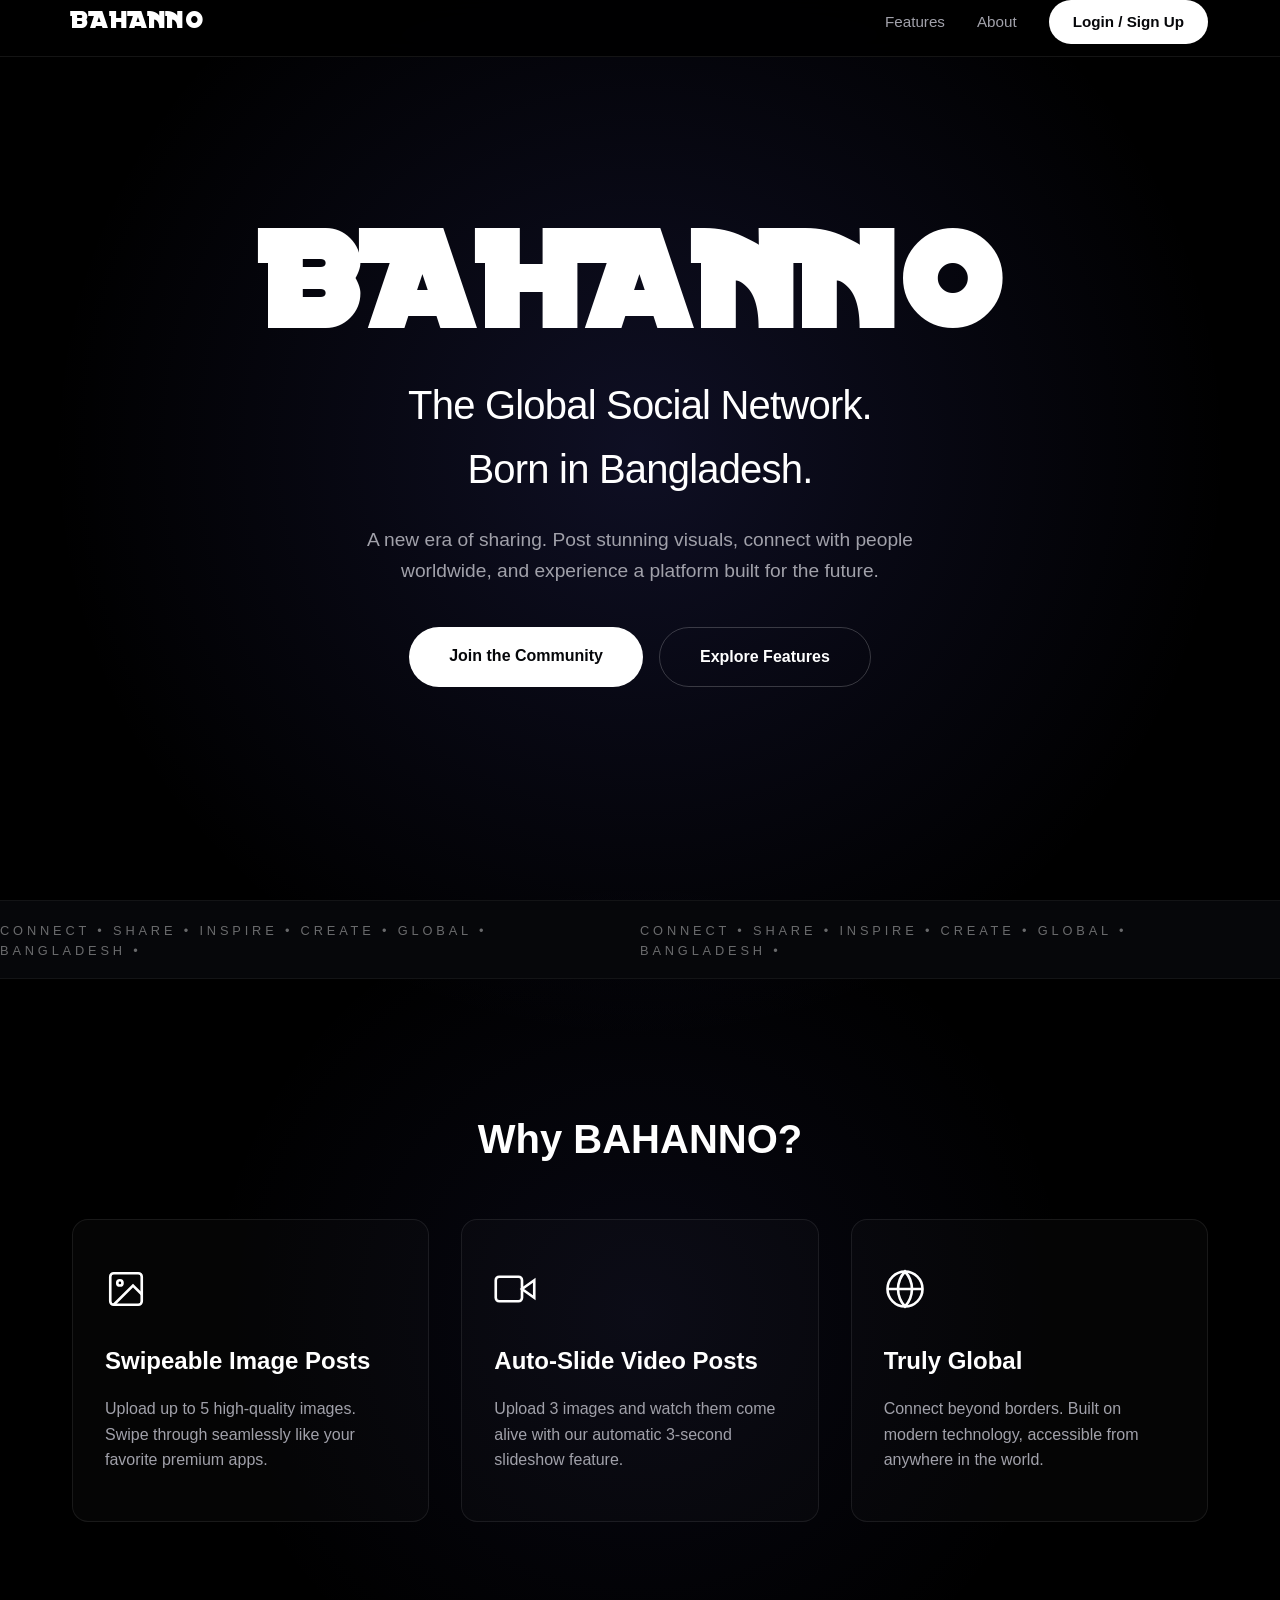
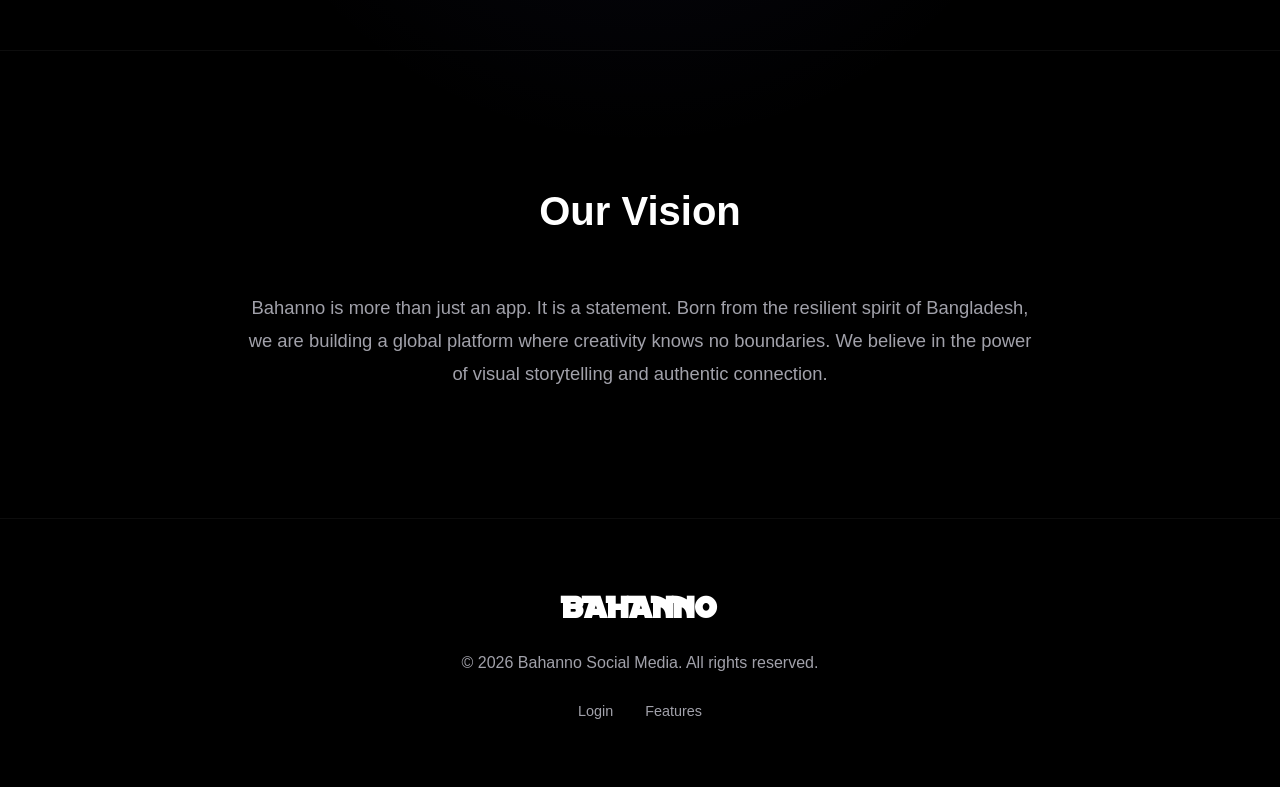
<file: index.html>
<!DOCTYPE html>
<html lang="en">
<head>
    <meta charset="UTF-8">
    <meta name="viewport" content="width=device-width, initial-scale=1.0">
    <title>BAHANNO — The Global Social Network</title>
    <meta name="description" content="Bahanno is a global social network born in Bangladesh. Share images, auto-slide video posts, and connect with the world.">
    <link href="https://api.fontshare.com/v2/css?f[]=clash-display@400,500,600,700&display=swap" rel="stylesheet">
    <link rel="stylesheet" href="style.css">
    <link rel="icon" href="favicon.svg" type="image/svg+xml">

    <link rel="manifest" href="manifest.json">
    <meta name="theme-color" content="#0A0B10">
    <meta name="apple-mobile-web-app-capable" content="yes">
    <meta name="apple-mobile-web-app-status-bar-style" content="black-translucent">
    <meta name="apple-mobile-web-app-title" content="BAHANNO">
    
    <script>
        if ('serviceWorker' in navigator) {
            window.addEventListener('load', () => {
                navigator.serviceWorker.register('./sw.js')
                .then(reg => console.log('SW registered!'))
                .catch(err => console.log('SW registration failed', err));
            });
        }
    </script>

</head>
<body>

    <!-- Navbar -->
    <nav class="navbar">
        <div class="nav-container">
            <a href="index.html" class="nav-logo">BAHANNO</a>
            <div class="nav-links">
                <a href="#features">Features</a>
                <a href="#about">About</a>
                <a href="login.html" class="nav-btn">Login / Sign Up</a>
            </div>
        </div>
    </nav>

    <!-- Hero Section -->
    <header class="hero">
        <div class="hero-content">
            <h1 class="brand-name">BAHANNO</h1>
            <h2 class="headline">The Global Social Network.<br>Born in Bangladesh.</h2>
            <p class="hero-subtext">A new era of sharing. Post stunning visuals, connect with people worldwide, and experience a platform built for the future.</p>
            <div class="hero-buttons">
                <a href="login.html" class="primary-btn">Join the Community</a>
                <a href="#features" class="secondary-btn">Explore Features</a>
            </div>
        </div>
    </header>

    <!-- Marquee -->
    <div class="marquee-container">
        <div class="marquee-track">
            <span>CONNECT • SHARE • INSPIRE • CREATE • GLOBAL • BANGLADESH • </span>
            <span>CONNECT • SHARE • INSPIRE • CREATE • GLOBAL • BANGLADESH • </span>
        </div>
    </div>

    <!-- Features Section -->
    <section class="features" id="features">
        <div class="container">
            <h2 class="section-title">Why BAHANNO?</h2>
            <div class="grid-3">
                
                <div class="feature-card">
                    <div class="icon-wrapper">
                        <svg viewBox="0 0 24 24" fill="none" stroke="currentColor" stroke-width="1.5"><rect x="3" y="3" width="18" height="18" rx="2" ry="2"/><circle cx="8.5" cy="8.5" r="1.5"/><polyline points="21 15 16 10 5 21"/></svg>
                    </div>
                    <h3>Swipeable Image Posts</h3>
                    <p>Upload up to 5 high-quality images. Swipe through seamlessly like your favorite premium apps.</p>
                </div>

                <div class="feature-card">
                    <div class="icon-wrapper">
                        <svg viewBox="0 0 24 24" fill="none" stroke="currentColor" stroke-width="1.5"><polygon points="23 7 16 12 23 17 23 7"/><rect x="1" y="5" width="15" height="14" rx="2" ry="2"/></svg>
                    </div>
                    <h3>Auto-Slide Video Posts</h3>
                    <p>Upload 3 images and watch them come alive with our automatic 3-second slideshow feature.</p>
                </div>

                <div class="feature-card">
                    <div class="icon-wrapper">
                        <svg viewBox="0 0 24 24" fill="none" stroke="currentColor" stroke-width="1.5"><circle cx="12" cy="12" r="10"/><line x1="2" y1="12" x2="22" y2="12"/><path d="M12 2a15.3 15.3 0 0 1 4 10 15.3 15.3 0 0 1-4 10 15.3 15.3 0 0 1-4-10 15.3 15.3 0 0 1 4-10z"/></svg>
                    </div>
                    <h3>Truly Global</h3>
                    <p>Connect beyond borders. Built on modern technology, accessible from anywhere in the world.</p>
                </div>

            </div>
        </div>
    </section>

    <!-- About Section -->
    <section class="about" id="about">
        <div class="container">
            <h2 class="section-title">Our Vision</h2>
            <p class="about-text">
                Bahanno is more than just an app. It is a statement. Born from the resilient spirit of Bangladesh, we are building a global platform where creativity knows no boundaries. We believe in the power of visual storytelling and authentic connection.
            </p>
        </div>
    </section>

    <!-- Footer -->
    <footer>
        <div class="footer-content">
            <h2 class="footer-logo">BAHANNO</h2>
            <p>&copy; 2026 Bahanno Social Media. All rights reserved.</p>
            <div class="footer-links">
                <a href="login.html">Login</a>
                <a href="#features">Features</a>
            </div>
        </div>
    </footer>

    <script src="script.js"></script>
</body>
</html>
</file>
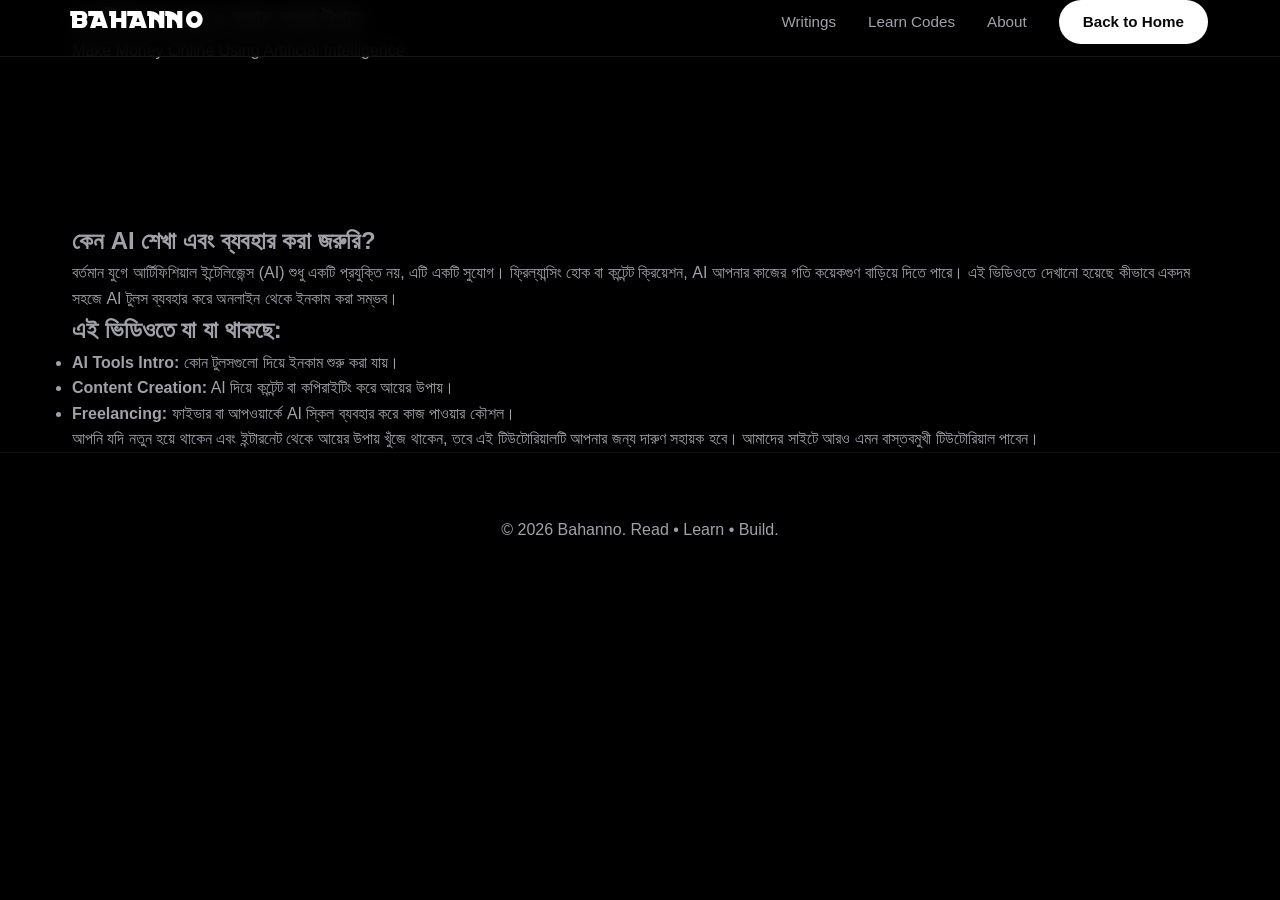
<file: ai-income.html>
<!DOCTYPE html>
<html lang="bn">
<head>
    <meta charset="UTF-8">
    <meta name="viewport" content="width=device-width, initial-scale=1.0">
    <title>AI দিয়ে Income করার সহজ উপায় | BAHANNO EdTech</title>
    <meta name="description" content="AI টুলস ব্যবহার করে ফ্রিল্যান্সিং এবং ইনকাম করার সহজ উপায়। Learn how to make money online using AI tools like ChatGPT. A complete Bangla guide.">
    <link href="https://api.fontshare.com/v2/css?f[]=clash-display@400,500,600,700&display=swap" rel="stylesheet">
    <link rel="stylesheet" href="style.css">
    <link rel="icon" href="favicon.svg" type="image/svg+xml">

    <link rel="manifest" href="manifest.json">
    <meta name="theme-color" content="#0A0B10">
    <meta name="apple-mobile-web-app-capable" content="yes">
    <meta name="apple-mobile-web-app-status-bar-style" content="black-translucent">
    <meta name="apple-mobile-web-app-title" content="BAHANNO">
    
    <script>
        if ('serviceWorker' in navigator) {
            window.addEventListener('load', () => {
                navigator.serviceWorker.register('./sw.js')
                .then(reg => console.log('SW registered!'))
                .catch(err => console.log('SW registration failed', err));
            });
        }
    </script>

</head>
<body>

    <nav class="navbar">
        <div class="nav-container">
            <a href="index.html" class="nav-logo">BAHANNO</a>
            <div class="nav-links">
                <a href="index.html#writings">Writings</a>
                <a href="index.html#codes">Learn Codes</a>
                <a href="index.html#about">About</a>
                <a href="index.html" class="nav-btn">Back to Home</a>
            </div>
        </div>
    </nav>

    <section class="tutorial-hero">
        <div class="container">
            <h1 class="tutorial-title">AI দিয়ে Income করার সহজ উপায়</h1>
            <p class="tutorial-subtitle">Make Money Online Using Artificial Intelligence</p>
            
            <div class="video-container">
                <!-- AI Income Video Embed -->
                <iframe 
                    src="https://www.youtube.com/embed/qOEmfNLzgrk" 
                    title="AI দিয়ে Income করার সহজ উপায়" 
                    frameborder="0" 
                    allow="accelerometer; autoplay; clipboard-write; encrypted-media; gyroscope; picture-in-picture" 
                    allowfullscreen>
                </iframe>
            </div>
        </div>
    </section>

    <section class="tutorial-content">
        <div class="container">
            <h2>কেন AI শেখা এবং ব্যবহার করা জরুরি?</h2>
            <p>বর্তমান যুগে আর্টিফিশিয়াল ইন্টেলিজেন্স (AI) শুধু একটি প্রযুক্তি নয়, এটি একটি সুযোগ। ফ্রিল্যান্সিং হোক বা কন্টেন্ট ক্রিয়েশন, AI আপনার কাজের গতি কয়েকগুণ বাড়িয়ে দিতে পারে। এই ভিডিওতে দেখানো হয়েছে কীভাবে একদম সহজে AI টুলস ব্যবহার করে অনলাইন থেকে ইনকাম করা সম্ভব।</p>
            
            <h2>এই ভিডিওতে যা যা থাকছে:</h2>
            <ul>
                <li><strong>AI Tools Intro:</strong> কোন টুলসগুলো দিয়ে ইনকাম শুরু করা যায়।</li>
                <li><strong>Content Creation:</strong> AI দিয়ে কন্টেন্ট বা কপিরাইটিং করে আয়ের উপায়।</li>
                <li><strong>Freelancing:</strong> ফাইভার বা আপওয়ার্কে AI স্কিল ব্যবহার করে কাজ পাওয়ার কৌশল।</li>
            </ul>

            <p>আপনি যদি নতুন হয়ে থাকেন এবং ইন্টারনেট থেকে আয়ের উপায় খুঁজে থাকেন, তবে এই টিউটোরিয়ালটি আপনার জন্য দারুণ সহায়ক হবে। আমাদের সাইটে আরও এমন বাস্তবমুখী টিউটোরিয়াল পাবেন।</p>
        </div>
    </section>

    <footer>
        <div class="footer-content">
            <p>&copy; 2026 Bahanno. Read • Learn • Build.</p>
        </div>
    </footer>

</body>
</html>
</file>
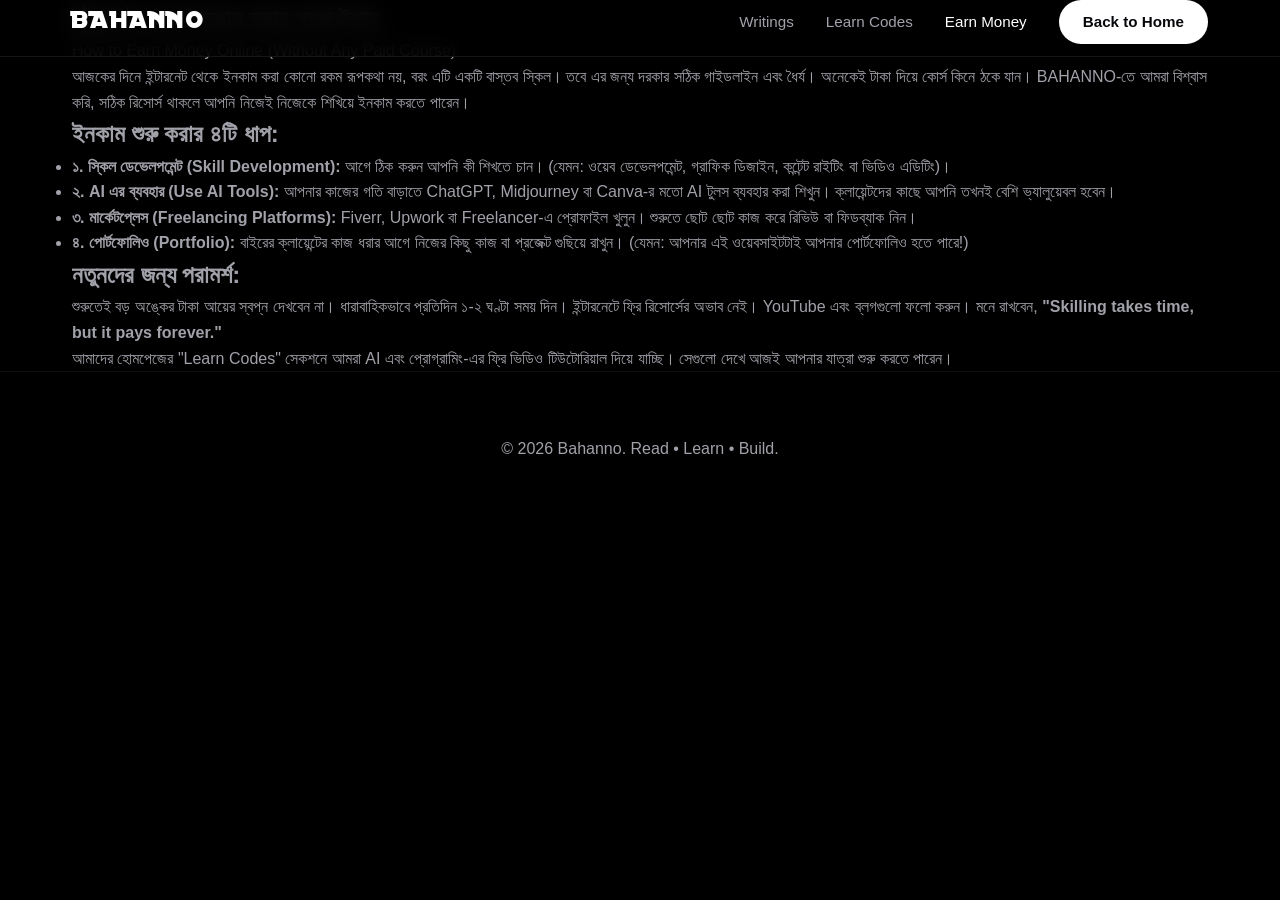
<file: earn-money.html>
<!DOCTYPE html>
<html lang="bn">
<head>
    <meta charset="UTF-8">
    <meta name="viewport" content="width=device-width, initial-scale=1.0">
    <title>How to Earn Money Online | BAHANNO Guides</title>
    <meta name="description" content="Learn the easiest ways to earn money online in Bangladesh. Freelancing, AI tools, and digital skills guide without any paid courses.">
    <link href="https://api.fontshare.com/v2/css?f[]=clash-display@400,500,600,700&display=swap" rel="stylesheet">
    <link rel="stylesheet" href="style.css">
    <link rel="icon" href="favicon.svg" type="image/svg+xml">

    <link rel="manifest" href="manifest.json">
    <meta name="theme-color" content="#0A0B10">
    <meta name="apple-mobile-web-app-capable" content="yes">
    <meta name="apple-mobile-web-app-status-bar-style" content="black-translucent">
    <meta name="apple-mobile-web-app-title" content="BAHANNO">
    
    <script>
        if ('serviceWorker' in navigator) {
            window.addEventListener('load', () => {
                navigator.serviceWorker.register('./sw.js')
                .then(reg => console.log('SW registered!'))
                .catch(err => console.log('SW registration failed', err));
            });
        }
    </script>

</head>
<body>

    <nav class="navbar">
        <div class="nav-container">
            <a href="index.html" class="nav-logo">BAHANNO</a>
            <div class="nav-links">
                <a href="index.html#writings">Writings</a>
                <a href="index.html#codes">Learn Codes</a>
                <a href="earn-money.html" style="color: var(--text-main);">Earn Money</a>
                <a href="index.html" class="nav-btn">Back to Home</a>
            </div>
        </div>
    </nav>

    <section class="tutorial-hero">
        <div class="container">
            <h1 class="tutorial-title">ইন্টারনেট থেকে ইনকাম করার সহজ উপায়</h1>
            <p class="tutorial-subtitle">How to Earn Money Online (Without Any Paid Course)</p>
        </div>
    </section>

    <section class="tutorial-content">
        <div class="container">
            <p>আজকের দিনে ইন্টারনেট থেকে ইনকাম করা কোনো রকম রূপকথা নয়, বরং এটি একটি বাস্তব স্কিল। তবে এর জন্য দরকার সঠিক গাইডলাইন এবং ধৈর্য। অনেকেই টাকা দিয়ে কোর্স কিনে ঠকে যান। BAHANNO-তে আমরা বিশ্বাস করি, সঠিক রিসোর্স থাকলে আপনি নিজেই নিজেকে শিখিয়ে ইনকাম করতে পারেন।</p>
            
            <h2>ইনকাম শুরু করার ৪টি ধাপ:</h2>
            <ul>
                <li><strong>১. স্কিল ডেভেলপমেন্ট (Skill Development):</strong> আগে ঠিক করুন আপনি কী শিখতে চান। (যেমন: ওয়েব ডেভেলপমেন্ট, গ্রাফিক ডিজাইন, কন্টেন্ট রাইটিং বা ভিডিও এডিটিং)।</li>
                <li><strong>২. AI এর ব্যবহার (Use AI Tools):</strong> আপনার কাজের গতি বাড়াতে ChatGPT, Midjourney বা Canva-র মতো AI টুলস ব্যবহার করা শিখুন। ক্লায়েন্টদের কাছে আপনি তখনই বেশি ভ্যালুয়েবল হবেন।</li>
                <li><strong>৩. মার্কেটপ্লেস (Freelancing Platforms):</strong> Fiverr, Upwork বা Freelancer-এ প্রোফাইল খুলুন। শুরুতে ছোট ছোট কাজ করে রিভিউ বা ফিডব্যাক নিন।</li>
                <li><strong>৪. পোর্টফোলিও (Portfolio):</strong> বাইরের ক্লায়েন্টের কাজ ধরার আগে নিজের কিছু কাজ বা প্রজেক্ট গুছিয়ে রাখুন। (যেমন: আপনার এই ওয়েবসাইটটাই আপনার পোর্টফোলিও হতে পারে!)</li>
            </ul>

            <h2>নতুনদের জন্য পরামর্শ:</h2>
            <p>শুরুতেই বড় অঙ্কের টাকা আয়ের স্বপ্ন দেখবেন না। ধারাবাহিকভাবে প্রতিদিন ১-২ ঘণ্টা সময় দিন। ইন্টারনেটে ফ্রি রিসোর্সের অভাব নেই। YouTube এবং ব্লগগুলো ফলো করুন। মনে রাখবেন, <strong>"Skilling takes time, but it pays forever."</strong></p>
            
            <p>আমাদের হোমপেজের "Learn Codes" সেকশনে আমরা AI এবং প্রোগ্রামিং-এর ফ্রি ভিডিও টিউটোরিয়াল দিয়ে যাচ্ছি। সেগুলো দেখে আজই আপনার যাত্রা শুরু করতে পারেন।</p>
        </div>
    </section>

    <footer>
        <div class="footer-content">
            <p>&copy; 2026 Bahanno. Read • Learn • Build.</p>
        </div>
    </footer>

</body>
</html>
</file>
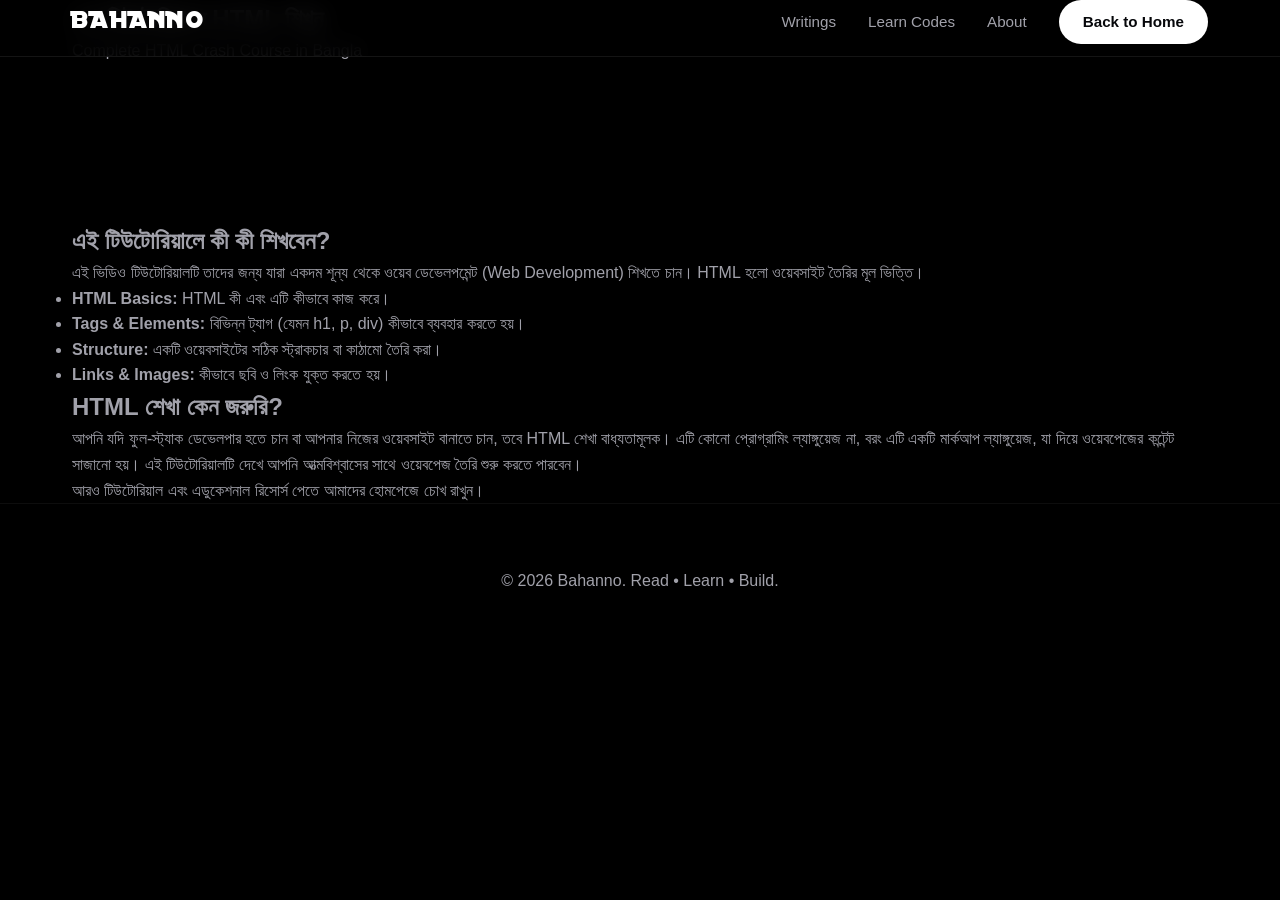
<file: html-tutorial.html>
<!DOCTYPE html>
<html lang="bn">
<head>
    <meta charset="UTF-8">
    <meta name="viewport" content="width=device-width, initial-scale=1.0">
    <title>এক টিউটোরিয়ালে HTML শিখুন | BAHANNO EdTech</title>
    <meta name="description" content="এক টিউটোরিয়ালে HTML শিখুন। Learn HTML in Bangla from scratch. Web development basics, tags, and structure explained simply in this video tutorial.">
    <link href="https://api.fontshare.com/v2/css?f[]=clash-display@400,500,600,700&display=swap" rel="stylesheet">
    <link rel="stylesheet" href="style.css">
    <link rel="icon" href="favicon.svg" type="image/svg+xml">

    <link rel="manifest" href="manifest.json">
    <meta name="theme-color" content="#0A0B10">
    <meta name="apple-mobile-web-app-capable" content="yes">
    <meta name="apple-mobile-web-app-status-bar-style" content="black-translucent">
    <meta name="apple-mobile-web-app-title" content="BAHANNO">
    
    <script>
        if ('serviceWorker' in navigator) {
            window.addEventListener('load', () => {
                navigator.serviceWorker.register('./sw.js')
                .then(reg => console.log('SW registered!'))
                .catch(err => console.log('SW registration failed', err));
            });
        }
    </script>

</head>
<body>

    <nav class="navbar">
        <div class="nav-container">
            <a href="index.html" class="nav-logo">BAHANNO</a>
            <div class="nav-links">
                <a href="index.html#writings">Writings</a>
                <a href="index.html#codes">Learn Codes</a>
                <a href="index.html#about">About</a>
                <a href="index.html" class="nav-btn">Back to Home</a>
            </div>
        </div>
    </nav>

    <section class="tutorial-hero">
        <div class="container">
            <h1 class="tutorial-title">এক টিউটোরিয়ালে HTML শিখুন</h1>
            <p class="tutorial-subtitle">Complete HTML Crash Course in Bangla</p>
            
            <div class="video-container">
                <!-- Your Video Embed -->
                <iframe 
                    src="https://www.youtube.com/embed/b4Rlq3KTSik" 
                    title="এক টিউটোরিয়ালে HTML শিখুন" 
                    frameborder="0" 
                    allow="accelerometer; autoplay; clipboard-write; encrypted-media; gyroscope; picture-in-picture" 
                    allowfullscreen>
                </iframe>
            </div>
        </div>
    </section>

    <section class="tutorial-content">
        <div class="container">
            <h2>এই টিউটোরিয়ালে কী কী শিখবেন?</h2>
            <p>এই ভিডিও টিউটোরিয়ালটি তাদের জন্য যারা একদম শূন্য থেকে ওয়েব ডেভেলপমেন্ট (Web Development) শিখতে চান। HTML হলো ওয়েবসাইট তৈরির মূল ভিত্তি।</p>
            
            <ul>
                <li><strong>HTML Basics:</strong> HTML কী এবং এটি কীভাবে কাজ করে।</li>
                <li><strong>Tags & Elements:</strong> বিভিন্ন ট্যাগ (যেমন h1, p, div) কীভাবে ব্যবহার করতে হয়।</li>
                <li><strong>Structure:</strong> একটি ওয়েবসাইটের সঠিক স্ট্রাকচার বা কাঠামো তৈরি করা।</li>
                <li><strong>Links & Images:</strong> কীভাবে ছবি ও লিংক যুক্ত করতে হয়।</li>
            </ul>

            <h2>HTML শেখা কেন জরুরি?</h2>
            <p>আপনি যদি ফুল-স্ট্যাক ডেভেলপার হতে চান বা আপনার নিজের ওয়েবসাইট বানাতে চান, তবে HTML শেখা বাধ্যতামূলক। এটি কোনো প্রোগ্রামিং ল্যাঙ্গুয়েজ না, বরং এটি একটি মার্কআপ ল্যাঙ্গুয়েজ, যা দিয়ে ওয়েবপেজের কন্টেন্ট সাজানো হয়। এই টিউটোরিয়ালটি দেখে আপনি আত্মবিশ্বাসের সাথে ওয়েবপেজ তৈরি শুরু করতে পারবেন।</p>
            <p>আরও টিউটোরিয়াল এবং এডুকেশনাল রিসোর্স পেতে আমাদের হোমপেজে চোখ রাখুন।</p>
        </div>
    </section>

    <footer>
        <div class="footer-content">
            <p>&copy; 2026 Bahanno. Read • Learn • Build.</p>
        </div>
    </footer>

</body>
</html>
</file>
<file: style.css>
/* =========================================
   BAHANNO - GLOBAL SOCIAL MEDIA UI (V5)
   ========================================= */
@font-face {
    font-family: 'Bahanno Display';
    src: url('fonts/distant-galaxy.ttf') format('truetype');
    font-weight: normal;
    font-style: normal;
    font-display: swap;
}

:root {
    --bg-color: #06070A; 
    --text-main: #FFFFFF;
    --text-muted: #A1A1AA;
    --accent: #6366f1; 
    --font-logo: 'Bahanno Display', sans-serif;
    --font-body: 'Clash Display', sans-serif;
}

* { margin: 0; padding: 0; box-sizing: border-box; }
html { scroll-behavior: smooth; }

body {
    background-color: var(--bg-color);
    color: var(--text-muted);
    font-family: var(--font-body);
    line-height: 1.6;
    overflow-x: hidden;
}

.container { max-width: 1200px; margin: 0 auto; padding: 0 2rem; }

/* Navbar */
.navbar {
    position: fixed; top: 0; left: 0; width: 100%;
    padding: 1.5rem 0;
    background: rgba(6, 7, 10, 0.85);
    backdrop-filter: blur(12px);
    border-bottom: 1px solid rgba(255, 255, 255, 0.05);
    z-index: 1000;
}
.nav-container {
    max-width: 1200px; margin: 0 auto; padding: 0 2rem;
    display: flex; justify-content: space-between; align-items: center;
}
.nav-logo {
    font-family: var(--font-logo); color: var(--text-main);
    font-size: 1.8rem; text-decoration: none; letter-spacing: 0.05em;
}
.nav-links { display: flex; align-items: center; gap: 2rem; }
.nav-links a { color: var(--text-muted); text-decoration: none; font-size: 0.95rem; transition: color 0.3s; }
.nav-links a:hover { color: var(--text-main); }
.nav-btn {
    background: var(--text-main); color: var(--bg-color) !important;
    padding: 0.6rem 1.5rem; border-radius: 50px; font-weight: 600;
}

/* Hero Section */
.hero {
    height: 100vh; display: flex; align-items: center; justify-content: center;
    text-align: center; position: relative; padding: 0 2rem;
}
.hero::before {
    content: ''; position: absolute; top: 50%; left: 50%;
    transform: translate(-50%, -50%); width: 100vw; height: 100vw;
    background: radial-gradient(circle, rgba(99, 102, 241, 0.15) 0%, rgba(6, 7, 10, 0) 65%);
    z-index: -1; pointer-events: none;
}
.hero-content { max-width: 800px; animation: fadeInUp 1.2s ease forwards; opacity: 0; transform: translateY(20px); }
.brand-name {
    font-family: var(--font-logo); font-size: clamp(4rem, 12vw, 9rem);
    color: var(--text-main); letter-spacing: 0.05em; margin-bottom: 1rem; line-height: 1;
}
.headline { font-size: clamp(1.5rem, 4vw, 2.5rem); color: var(--text-main); font-weight: 500; margin-bottom: 1.5rem; letter-spacing: -0.02em; }
.hero-subtext { font-size: clamp(1rem, 2vw, 1.2rem); max-width: 600px; margin: 0 auto 2.5rem auto; }
.hero-buttons { display: flex; gap: 1rem; justify-content: center; flex-wrap: wrap; }

.primary-btn {
    display: inline-block; background: var(--text-main); color: var(--bg-color);
    padding: 1rem 2.5rem; border-radius: 50px; text-decoration: none;
    font-weight: 600; font-size: 1rem; transition: all 0.3s ease; border: none; cursor: pointer;
}
.primary-btn:hover { transform: translateY(-3px); box-shadow: 0 10px 25px rgba(255,255,255,0.2); }

.secondary-btn {
    display: inline-block; background: transparent; color: var(--text-main);
    padding: 1rem 2.5rem; border-radius: 50px; text-decoration: none;
    font-weight: 600; font-size: 1rem; transition: all 0.3s ease;
    border: 1px solid rgba(255,255,255,0.2);
}
.secondary-btn:hover { background: rgba(255,255,255,0.05); border-color: rgba(255,255,255,0.5); }

/* Marquee */
.marquee-container { overflow: hidden; border-top: 1px solid rgba(255,255,255,0.05); border-bottom: 1px solid rgba(255,255,255,0.05); padding: 1rem 0; background: var(--bg-color); }
.marquee-track { display: inline-flex; animation: marquee 25s linear infinite; }
.marquee-track span { font-size: 0.8rem; letter-spacing: 0.3em; color: var(--text-main); opacity: 0.4; text-transform: uppercase; padding-right: 1.5rem; }

/* Sections General */
.section-title { color: var(--text-main); font-size: clamp(2rem, 4vw, 2.5rem); text-align: center; margin-bottom: 3rem; font-weight: 600; }
.about { padding: 8rem 0; border-top: 1px solid rgba(255,255,255,0.05); }
.about-text { font-size: 1.15rem; max-width: 800px; margin: 0 auto; text-align: center; line-height: 1.8; }

/* Features */
.features { padding: 8rem 0; position: relative; }
.features::before { content: ''; position: absolute; top: 50%; left: 50%; transform: translate(-50%, -50%); width: 80vw; height: 80vw; background: radial-gradient(circle, rgba(99, 102, 241, 0.08) 0%, rgba(10, 11, 16, 0) 60%); z-index: -1; pointer-events: none; }
.grid-3 { display: grid; grid-template-columns: repeat(auto-fit, minmax(300px, 1fr)); gap: 2rem; }

.feature-card {
    background: rgba(255,255,255,0.02); border: 1px solid rgba(255,255,255,0.08);
    padding: 3rem 2rem; border-radius: 16px; transition: all 0.4s ease;
}
.feature-card:hover { transform: translateY(-8px); border-color: var(--accent); background: rgba(99, 102, 241, 0.05); }
.icon-wrapper { margin-bottom: 1.5rem; color: var(--text-main); }
.icon-wrapper svg { width: 42px; height: 42px; transition: color 0.3s; }
.feature-card:hover .icon-wrapper svg { color: var(--accent); }
.feature-card h3 { color: var(--text-main); font-size: 1.5rem; margin-bottom: 1rem; }

/* Footer */
footer { padding: 4rem 2rem; border-top: 1px solid rgba(255,255,255,0.05); text-align: center; }
.footer-logo { font-family: var(--font-logo); font-size: 2rem; color: var(--text-main); margin-bottom: 1rem; }
.footer-links { display: flex; justify-content: center; gap: 2rem; margin-top: 1.5rem; }
.footer-links a { color: var(--text-muted); text-decoration: none; font-size: 0.9rem; transition: color 0.3s; }
.footer-links a:hover { color: var(--text-main); }

/* =========================================
   AUTHENTICATION PAGE STYLES
   ========================================= */
.auth-section { min-height: 100vh; display: flex; align-items: center; justify-content: center; padding: 2rem; position: relative; }
.auth-section::before { content: ''; position: absolute; top: 50%; left: 50%; transform: translate(-50%, -50%); width: 100vw; height: 100vw; background: radial-gradient(circle, rgba(99, 102, 241, 0.15) 0%, rgba(6, 7, 10, 0) 60%); z-index: -1; pointer-events: none; }
.auth-container { width: 100%; max-width: 450px; }
.auth-card { background: rgba(20, 20, 25, 0.6); backdrop-filter: blur(20px); -webkit-backdrop-filter: blur(20px); border: 1px solid rgba(255, 255, 255, 0.1); border-radius: 16px; padding: 3rem 2.5rem; box-shadow: 0 20px 40px rgba(0,0,0,0.5); }
.auth-title { color: var(--text-main); font-size: 1.8rem; margin-bottom: 0.5rem; text-align: center; }
.auth-subtitle { color: var(--text-muted); font-size: 0.95rem; margin-bottom: 2rem; text-align: center; }
.input-group { margin-bottom: 1.5rem; }
.input-group label { display: block; color: var(--text-muted); font-size: 0.85rem; margin-bottom: 0.5rem; text-transform: uppercase; letter-spacing: 0.05em; }
.input-group input { width: 100%; padding: 0.8rem 1rem; background: rgba(255,255,255,0.03); border: 1px solid rgba(255,255,255,0.1); border-radius: 8px; color: var(--text-main); font-family: var(--font-body); font-size: 1rem; transition: border-color 0.3s ease, background 0.3s ease; }
.input-group input:focus { outline: none; border-color: var(--accent); background: rgba(99, 102, 241, 0.05); }
.w-100 { width: 100%; display: block; cursor: pointer; border: none; }
.auth-toggle { color: var(--text-muted); font-size: 0.9rem; text-align: center; margin-top: 1.5rem; }
.auth-toggle a { color: var(--accent); text-decoration: none; font-weight: 600; }
.auth-toggle a:hover { text-decoration: underline; }
.auth-message { margin-top: 1rem; text-align: center; font-size: 0.9rem; display: none; padding: 0.8rem; border-radius: 8px; background: rgba(255,255,255,0.05); }

/* =========================================
   FEED & POSTS STYLES
   ========================================= */
.feed-section { padding: 8rem 0 4rem 0; min-height: 100vh; }
.feed-layout { max-width: 600px; }

.create-post-card { background: rgba(255, 255, 255, 0.02); border: 1px solid rgba(255, 255, 255, 0.08); border-radius: 12px; padding: 1.5rem; margin-bottom: 2rem; }
.create-post-card h2 { color: var(--text-main); font-size: 1.2rem; margin-bottom: 1rem; }

#post-content { width: 100%; min-height: 80px; background: transparent; border: none; color: var(--text-main); font-family: var(--font-body); font-size: 1.05rem; resize: none; outline: none; }
#post-content::placeholder { color: rgba(255,255,255,0.3); }

.post-actions { display: flex; justify-content: space-between; align-items: center; margin-top: 1rem; border-top: 1px solid rgba(255,255,255,0.05); padding-top: 1rem; }
#char-count { color: var(--text-muted); font-size: 0.85rem; }

.feed-container { display: flex; flex-direction: column; gap: 1.5rem; }

.post-card { background: rgba(255, 255, 255, 0.02); border: 1px solid rgba(255, 255, 255, 0.08); border-radius: 12px; padding: 1.5rem; transition: border-color 0.3s ease; }
.post-card:hover { border-color: rgba(255,255,255,0.2); }
.post-header { display: flex; justify-content: space-between; margin-bottom: 1rem; font-size: 0.85rem; }
.post-header strong { color: var(--text-main); }
.post-header span { color: var(--text-muted); }
.post-content { color: var(--text-main); font-size: 1.05rem; line-height: 1.6; word-break: break-word; }
.loading-text, .empty-text, .error-text { text-align: center; color: var(--text-muted); padding: 2rem; }
.error-text { color: #f87171; }

/* Upload Area */
.upload-area { margin-bottom: 1rem; border: 1px dashed rgba(255, 255, 255, 0.2); border-radius: 8px; overflow: hidden; background: rgba(255,255,255,0.01); }
.upload-label { display: flex; flex-direction: column; align-items: center; justify-content: center; padding: 2rem; cursor: pointer; color: var(--text-muted); transition: background 0.3s ease; gap: 10px; }
.upload-label:hover { background: rgba(255,255,255,0.05); color: var(--text-main); }
.preview-container { display: flex; gap: 10px; padding: 10px; overflow-x: auto; display: none; background: #000; }
.preview-thumb { height: 80px; width: 80px; object-fit: cover; border-radius: 4px; border: 1px solid rgba(255,255,255,0.2); }

/* Post Tabs */
.post-tabs { display: flex; gap: 1rem; margin-bottom: 1.5rem; border-bottom: 1px solid rgba(255,255,255,0.1); padding-bottom: 1rem; }
.tab-btn { background: transparent; border: none; color: var(--text-muted); font-family: var(--font-body); font-size: 0.95rem; display: flex; align-items: center; gap: 0.5rem; cursor: pointer; transition: color 0.3s; }
.tab-btn.active { color: var(--text-main); font-weight: 600; }

/* Auto-Slideshow (Video Post) */
.carousel-container { position: relative; width: 100%; aspect-ratio: 4/5; max-height: 500px; border-radius: 8px; overflow: hidden; margin: 1rem 0; background: #000; }
.slideshow { width: 100%; height: 100%; position: relative; }
.slide { position: absolute; top: 0; left: 0; width: 100%; height: 100%; object-fit: cover; opacity: 0; transition: opacity 0.5s ease-in-out; }
.slide.active { opacity: 1; }
.slide-dots { position: absolute; bottom: 10px; width: 100%; display: flex; justify-content: center; gap: 6px; }
.dot { width: 6px; height: 6px; border-radius: 50%; background: rgba(255,255,255,0.4); transition: background 0.3s; }
.dot.active { background: #fff; }

/* Swipe Carousel (Image Post) */
.swipe-carousel { display: flex; overflow-x: auto; scroll-snap-type: x mandatory; gap: 10px; margin: 1rem 0; border-radius: 8px; -webkit-overflow-scrolling: touch; }
.swipe-carousel::-webkit-scrollbar { display: none; }
.swipe-img { width: 100%; flex: 0 0 100%; scroll-snap-align: start; object-fit: cover; aspect-ratio: 4/5; max-height: 500px; border-radius: 8px; }
.swipe-hint { text-align: center; color: var(--text-muted); font-size: 0.8rem; margin-bottom: 1rem; }

/* Animations */
@keyframes marquee { 0% { transform: translateX(0); } 100% { transform: translateX(-50%); } }
@keyframes fadeInUp { to { opacity: 1; transform: translateY(0); } }

/* Mobile */
@media (max-width: 768px) {
    .nav-links { display: none; }
    .navbar { padding: 1rem 0; }
    .brand-name { margin-top: 2rem; }
    .hero-buttons { flex-direction: column; }
}

/* =========================================
   BOTTOM NAVIGATION BAR
   ========================================= */
.bottom-nav {
    position: fixed;
    bottom: 0;
    left: 0;
    width: 100%;
    height: 70px;
    background: rgba(10, 11, 16, 0.85);
    backdrop-filter: blur(15px);
    -webkit-backdrop-filter: blur(15px);
    border-top: 1px solid rgba(255, 255, 255, 0.08);
    display: flex;
    justify-content: space-around;
    align-items: center;
    z-index: 1000;
    padding-bottom: env(safe-area-inset-bottom);
}

.nav-item {
    display: flex;
    flex-direction: column;
    align-items: center;
    justify-content: center;
    gap: 4px;
    color: var(--text-muted);
    text-decoration: none;
    font-family: var(--font-body);
    font-size: 0.75rem;
    transition: all 0.3s ease;
    width: 60px;
}

.nav-item svg {
    width: 24px;
    height: 24px;
    transition: transform 0.3s ease, color 0.3s ease;
}

.nav-item:hover, .nav-item.active {
    color: var(--text-main);
}

.nav-item:hover svg {
    transform: translateY(-2px);
}

.nav-item.active svg {
    color: var(--text-main);
}

/* Add padding to bottom of feed so posts don't hide behind nav */
.feed-section {
    padding-bottom: 100px !important;
}

/* =========================================
   LIKE & COMMENT STYLES
   ========================================= */
.post-actions-row {
    display: flex;
    gap: 1.5rem;
    margin-top: 1rem;
    padding-top: 1rem;
    border-top: 1px solid rgba(255,255,255,0.05);
}

.action-btn {
    background: transparent;
    border: none;
    color: var(--text-muted);
    font-family: var(--font-body);
    font-size: 0.9rem;
    display: flex;
    align-items: center;
    gap: 0.5rem;
    cursor: pointer;
    transition: color 0.3s ease;
}

.action-btn svg {
    width: 20px;
    height: 20px;
    transition: fill 0.3s ease, stroke 0.3s ease;
}

/* Like Button Active State */
.like-btn.liked {
    color: #ef4444; /* Red */
}
.like-btn.liked svg {
    fill: #ef4444;
    stroke: #ef4444;
}

/* Comments Section */
.comments-section {
    margin-top: 1rem;
    padding-top: 1rem;
    border-top: 1px dashed rgba(255,255,255,0.05);
}

.comments-list {
    display: flex;
    flex-direction: column;
    gap: 0.5rem;
    margin-bottom: 1rem;
}

.comment-item {
    font-size: 0.9rem;
    color: var(--text-main);
    background: rgba(255,255,255,0.03);
    padding: 0.5rem 1rem;
    border-radius: 20px;
    width: fit-content;
    max-width: 90%;
}
.comment-item strong {
    color: var(--text-muted);
    margin-right: 0.5rem;
}

.comment-input-wrapper {
    display: flex;
    gap: 0.5rem;
}

.comment-input {
    flex: 1;
    background: rgba(255,255,255,0.05);
    border: 1px solid rgba(255,255,255,0.1);
    border-radius: 50px;
    padding: 0.6rem 1rem;
    color: var(--text-main);
    font-family: var(--font-body);
    font-size: 0.9rem;
    outline: none;
    transition: border-color 0.3s ease;
}
.comment-input:focus {
    border-color: var(--text-muted);
}

.send-comment-btn {
    background: var(--text-main);
    color: var(--bg-color);
    border: none;
    padding: 0 1.2rem;
    border-radius: 50px;
    font-weight: 600;
    cursor: pointer;
    transition: transform 0.2s ease;
}
.send-comment-btn:active {
    transform: scale(0.95);
}

/* =========================================
   PREMIUM POST UI (Like Reference Image)
   ========================================= */
.post-card {
    background: linear-gradient(180deg, #111218 0%, #0A0B10 100%);
    border: 1px solid rgba(255, 255, 255, 0.08);
    border-radius: 20px;
    padding: 1.5rem;
    margin-bottom: 1.5rem;
    box-shadow: 0 10px 30px rgba(0,0,0,0.5);
    transition: transform 0.3s ease;
}
.post-card:hover {
    border-color: rgba(255, 255, 255, 0.15);
}

/* Header */
.post-header {
    display: flex;
    align-items: center;
    margin-bottom: 1rem;
    gap: 12px;
}

.post-avatar {
    width: 45px;
    height: 45px;
    border-radius: 50%;
    object-fit: cover;
    border: 1px solid rgba(255,255,255,0.1);
}

.post-user-info {
    display: flex;
    flex-direction: column;
    flex-grow: 1;
}

.name-row {
    display: flex;
    align-items: center;
    gap: 6px;
}

.name-row strong {
    color: var(--text-main);
    font-size: 1rem;
    font-weight: 600;
}

.verified-icon {
    width: 16px;
    height: 16px;
}

.post-time {
    color: var(--text-muted);
    font-size: 0.8rem;
    margin-top: 2px;
}

.more-options {
    background: transparent;
    border: none;
    color: var(--text-muted);
    font-size: 1.5rem;
    cursor: pointer;
    padding: 0 10px;
}

/* Hashtag Styling */
.hashtag {
    color: #f97316; /* Orange like reference */
    font-weight: 500;
    cursor: pointer;
}
.hashtag:hover {
    text-decoration: underline;
}

/* Actions Row */
.post-actions-row {
    display: flex;
    justify-content: space-between;
    align-items: center;
    margin-top: 1.2rem;
    padding-top: 1rem;
    border-top: 1px solid rgba(255,255,255,0.05);
}

.stats-left {
    display: flex;
    align-items: center;
    gap: 1.2rem;
}

.stat-item {
    display: flex;
    align-items: center;
    gap: 0.4rem;
    color: var(--text-muted);
    font-size: 0.9rem;
    font-weight: 500;
}
.stat-item svg {
    width: 18px;
    height: 18px;
}

.action-btn {
    background: transparent;
    border: none;
    color: var(--text-muted);
    display: flex;
    align-items: center;
    gap: 0.4rem;
    font-size: 0.9rem;
    cursor: pointer;
    transition: color 0.3s, transform 0.2s;
}
.action-btn:hover {
    color: var(--text-main);
    transform: scale(1.05);
}
.action-btn svg {
    width: 22px;
    height: 22px;
}

/* Liked State */
.like-btn.liked {
    color: #ef4444;
}
.like-btn.liked svg {
    fill: #ef4444;
    stroke: #ef4444;
}

.post-content {
    font-size: 1rem;
    line-height: 1.6;
    margin-bottom: 1rem;
}

/* =========================================
   CREATE POST MODAL STYLES
   ========================================= */
.modal-overlay {
    position: fixed;
    top: 0; left: 0; width: 100%; height: 100%;
    background: rgba(0, 0, 0, 0.7);
    backdrop-filter: blur(8px);
    -webkit-backdrop-filter: blur(8px);
    z-index: 2000;
    display: flex;
    align-items: center;
    justify-content: center;
    opacity: 0;
    visibility: hidden;
    transition: all 0.3s ease;
}

.modal-overlay.active {
    opacity: 1;
    visibility: visible;
}

.modal-content {
    background: #13141A;
    width: 100%;
    max-width: 500px;
    border-radius: 16px;
    padding: 2rem;
    position: relative;
    border: 1px solid rgba(255, 255, 255, 0.05);
    transform: translateY(20px);
    transition: all 0.3s ease;
    box-shadow: 0 20px 50px rgba(0,0,0,0.8);
}

.modal-overlay.active .modal-content {
    transform: translateY(0);
}

.close-modal {
    position: absolute;
    top: 1rem; right: 1.5rem;
    background: transparent;
    border: none;
    color: var(--text-muted);
    font-size: 1.5rem;
    cursor: pointer;
    transition: color 0.3s;
}
.close-modal:hover { color: var(--text-main); }

.modal-header h2 {
    color: var(--text-main);
    font-size: 1.4rem;
    margin-bottom: 0.2rem;
}
.modal-header p {
    color: var(--text-muted);
    font-size: 0.85rem;
    margin-bottom: 1.5rem;
}

.form-group { margin-bottom: 1rem; }
.form-group label {
    display: block;
    color: var(--text-main);
    font-size: 0.9rem;
    margin-bottom: 0.5rem;
}

.form-group textarea {
    width: 100%;
    background: #1C1D24;
    border: 1px solid rgba(255,255,255,0.05);
    border-radius: 8px;
    padding: 1rem;
    color: var(--text-main);
    font-family: var(--font-body);
    font-size: 1rem;
    resize: none;
    min-height: 100px;
    outline: none;
}
.form-group textarea:focus { border-color: rgba(255,255,255,0.2); }

.form-row {
    display: flex;
    gap: 1rem;
}
.form-group.half { flex: 1; }

.custom-select {
    width: 100%;
    background: #1C1D24;
    border: 1px solid rgba(255,255,255,0.05);
    border-radius: 8px;
    padding: 0.8rem 1rem;
    color: var(--text-main);
    font-family: var(--font-body);
    outline: none;
    appearance: none;
}

.drag-drop-area {
    border: 1.5px dashed #2C2D35;
    border-radius: 12px;
    padding: 2rem;
    text-align: center;
    background: #1C1D24;
    cursor: pointer;
    transition: border-color 0.3s;
    position: relative;
}
.drag-drop-area:hover { border-color: var(--accent); }

.drop-content { display: flex; flex-direction: column; align-items: center; gap: 0.5rem; color: var(--text-muted); }
.drop-content svg { width: 30px; height: 30px; margin-bottom: 0.5rem; }
.drop-content p { font-size: 0.9rem; margin: 0; }
.drop-content span { font-size: 0.75rem; opacity: 0.7; }

.preview-container { display: none; gap: 10px; margin-top: 10px; overflow-x: auto; justify-content: center; }
.preview-thumb { height: 60px; width: 60px; object-fit: cover; border-radius: 6px; border: 1px solid rgba(255,255,255,0.2); }

.modal-footer { margin-top: 2rem; text-align: right; }
.generate-btn {
    background: #10B981; /* Green from reference image */
    color: #fff;
    border: none;
    padding: 0.8rem 2rem;
    border-radius: 8px;
    font-weight: 600;
    font-size: 0.95rem;
    cursor: pointer;
    transition: all 0.3s ease;
}
.generate-btn:hover { background: #059669; transform: translateY(-2px); }
.generate-btn:disabled { opacity: 0.5; cursor: not-allowed; }

/* =========================================
   NAV AVATAR STYLE
   ========================================= */
.nav-avatar-img {
    width: 24px;
    height: 24px;
    border-radius: 50%;
    object-fit: cover;
    border: 1px solid rgba(255,255,255,0.2);
    transition: border-color 0.3s;
}

.nav-item.active .nav-avatar-img {
    border-color: var(--text-main);
}

/* =========================================
   PROFILE PAGE STYLES
   ========================================= */
.profile-section {
    padding-top: 80px; /* Space for navbar */
    padding-bottom: 100px; /* Space for bottom nav */
    min-height: 100vh;
}

.profile-container {
    max-width: 800px;
}

.profile-header {
    position: relative;
    margin-bottom: 4rem;
}

.cover-photo {
    width: 100%;
    height: 200px;
    background: linear-gradient(135deg, #1e1b4b 0%, #312e81 100%);
    border-radius: 0 0 20px 20px;
    position: relative;
    box-shadow: inset 0 0 50px rgba(0,0,0,0.5);
}

.profile-avatar-wrapper {
    position: absolute;
    bottom: -50px;
    left: 50%;
    transform: translateX(-50%);
    padding: 4px;
    background: var(--bg-color);
    border-radius: 50%;
}

.profile-avatar-large {
    width: 110px;
    height: 110px;
    border-radius: 50%;
    object-fit: cover;
    display: block;
    border: 3px solid rgba(255,255,255,0.1);
}

.profile-info {
    text-align: center;
    margin-bottom: 3rem;
}

.profile-info h2 {
    color: var(--text-main);
    font-size: 1.8rem;
    font-weight: 600;
    margin-bottom: 0.2rem;
}

.profile-info p {
    color: var(--text-muted);
    font-size: 1rem;
    margin-bottom: 1.5rem;
}

.profile-stats {
    display: flex;
    justify-content: center;
    gap: 2rem;
}

.stat-box {
    display: flex;
    flex-direction: column;
    align-items: center;
}

.stat-box strong {
    color: var(--text-main);
    font-size: 1.2rem;
    font-weight: 700;
}

.stat-box span {
    color: var(--text-muted);
    font-size: 0.8rem;
    text-transform: uppercase;
    letter-spacing: 0.05em;
    margin-top: 2px;
}

/* User Posts Grid */
.user-posts-section {
    margin-top: 2rem;
}

.section-title-small {
    color: var(--text-main);
    font-size: 1.2rem;
    margin-bottom: 1.5rem;
    padding-bottom: 0.5rem;
    border-bottom: 1px solid rgba(255,255,255,0.05);
}

.user-posts-grid {
    display: grid;
    grid-template-columns: repeat(3, 1fr);
    gap: 10px;
}

.user-post-thumb {
    aspect-ratio: 1 / 1;
    border-radius: 8px;
    overflow: hidden;
    background: #1c1d24;
    display: flex;
    align-items: center;
    justify-content: center;
    border: 1px solid rgba(255,255,255,0.05);
    transition: transform 0.2s ease;
    cursor: pointer;
}

.user-post-thumb:hover {
    transform: scale(1.02);
    border-color: rgba(255,255,255,0.2);
}

.user-post-thumb img {
    width: 100%;
    height: 100%;
    object-fit: cover;
}

.text-post-thumb {
    padding: 10px;
    color: var(--text-muted);
    font-size: 0.8rem;
    text-align: center;
    word-break: break-all;
}

/* Adjust Bottom Nav for profile page */
.bottom-nav .nav-item.active .nav-avatar-img {
    border-color: var(--text-main);
    transform: scale(1.1);
}

/* =========================================
   EDIT PROFILE STYLES
   ========================================= */
.custom-input {
    width: 100%;
    background: #1C1D24;
    border: 1px solid rgba(255,255,255,0.05);
    border-radius: 8px;
    padding: 0.8rem 1rem;
    color: var(--text-main);
    font-family: var(--font-body);
    outline: none;
    font-size: 1rem;
}
.custom-input:focus { border-color: rgba(255,255,255,0.2); }

/* Cover photo gradient */
.cover-photo {
    background: linear-gradient(135deg, #1e1b4b 0%, #4c1d95 100%); /* Deep purple */
}

/* =========================================
   PREMIUM EDIT PROFILE MODAL STYLES
   ========================================= */
.avatar-upload-container {
    display: flex;
    flex-direction: column;
    align-items: center;
    margin-bottom: 2rem;
}

.avatar-preview-wrapper {
    position: relative;
    width: 100px;
    height: 100px;
    border-radius: 50%;
    overflow: hidden;
    border: 2px solid rgba(255, 255, 255, 0.1);
    background: #1C1D24;
    cursor: pointer;
    transition: border-color 0.3s ease;
}

.avatar-preview-wrapper:hover {
    border-color: var(--accent);
}

.avatar-preview-wrapper img {
    width: 100%;
    height: 100%;
    object-fit: cover;
}

.camera-icon-overlay {
    position: absolute;
    bottom: 0; left: 0; width: 100%; height: 40%;
    background: rgba(0, 0, 0, 0.6);
    display: flex;
    align-items: center;
    justify-content: center;
    opacity: 0;
    transition: opacity 0.3s ease;
    cursor: pointer;
}

.avatar-preview-wrapper:hover .camera-icon-overlay {
    opacity: 1;
}

.upload-hint {
    margin-top: 0.8rem;
    font-size: 0.8rem;
    color: var(--accent);
    cursor: pointer;
}

.label-row {
    display: flex;
    justify-content: space-between;
    align-items: center;
    margin-bottom: 0.5rem;
}

.label-row label {
    margin-bottom: 0 !important; /* Override default label margin */
}

#bio-count {
    font-size: 0.75rem;
    color: var(--text-muted);
}

/* =========================================
   SEARCH PAGE STYLES
   ========================================= */
.search-container {
    margin-bottom: 2rem;
}

.search-input {
    width: 100%;
    background: rgba(255,255,255,0.03);
    border: 1px solid rgba(255,255,255,0.1);
    border-radius: 50px;
    padding: 1rem 1.5rem;
    color: var(--text-main);
    font-family: var(--font-body);
    font-size: 1rem;
    outline: none;
    transition: border-color 0.3s;
}
.search-input:focus {
    border-color: var(--text-muted);
}

.search-results {
    display: flex;
    flex-direction: column;
    gap: 0.8rem;
}

.search-user-card {
    display: flex;
    align-items: center;
    background: rgba(255,255,255,0.02);
    border: 1px solid rgba(255,255,255,0.05);
    padding: 1rem;
    border-radius: 12px;
    text-decoration: none;
    transition: background 0.3s, border-color 0.3s;
}
.search-user-card:hover {
    background: rgba(255,255,255,0.05);
    border-color: rgba(255,255,255,0.1);
}

.search-avatar {
    width: 50px;
    height: 50px;
    border-radius: 50%;
    margin-right: 1rem;
}

.search-user-info {
    display: flex;
    flex-direction: column;
    flex-grow: 1;
}
.search-user-info strong {
    color: var(--text-main);
    font-size: 1rem;
}
.search-user-info span {
    color: var(--text-muted);
    font-size: 0.85rem;
}

.follow-btn-small {
    background: var(--text-main);
    color: var(--bg-color);
    border: none;
    padding: 0.5rem 1rem;
    border-radius: 50px;
    font-weight: 600;
    font-size: 0.8rem;
    cursor: pointer;
}

/* =========================================
   TOP NAV SEARCH ICON STYLE
   ========================================= */
.nav-icon-btn svg {
    width: 22px;
    height: 22px;
    transition: transform 0.2s ease, color 0.2s ease;
}

.nav-icon-btn:hover svg {
    color: var(--text-main) !important;
    transform: scale(1.1);
}

/* =========================================
   CHAT & MESSAGING STYLES
   ========================================= */
.chat-header { margin-bottom: 1.5rem; }

.chat-list { display: flex; flex-direction: column; gap: 0.5rem; }

.chat-list-item {
    display: flex;
    align-items: center;
    padding: 1rem;
    background: rgba(255,255,255,0.02);
    border: 1px solid rgba(255,255,255,0.05);
    border-radius: 12px;
    text-decoration: none;
    transition: background 0.3s;
}
.chat-list-item:hover { background: rgba(255,255,255,0.05); }

.chat-avatar {
    width: 50px; height: 50px;
    border-radius: 50%;
    margin-right: 1rem;
}

.chat-info { flex-grow: 1; }
.chat-name-row {
    display: flex; justify-content: space-between; align-items: center;
    margin-bottom: 0.3rem;
}
.chat-name-row strong { color: var(--text-main); font-size: 1rem; }
.chat-time { color: var(--text-muted); font-size: 0.75rem; }
.chat-preview { color: var(--text-muted); font-size: 0.85rem; margin: 0; white-space: nowrap; overflow: hidden; text-overflow: ellipsis; max-width: 200px; }

/* Chat Room */
.chat-room-section {
    display: flex;
    flex-direction: column;
    height: calc(100vh - 80px); /* Full height minus navbar */
    padding-top: 80px; /* Navbar height */
    max-width: 800px;
    margin: 0 auto;
}

.chat-messages {
    flex-grow: 1;
    overflow-y: auto;
    padding: 1.5rem 1rem;
    display: flex;
    flex-direction: column;
    gap: 1rem;
}

.message-bubble {
    max-width: 75%;
    padding: 0.8rem 1.2rem;
    border-radius: 18px;
    font-size: 0.95rem;
    line-height: 1.4;
    word-wrap: break-word;
}

.my-message {
    background: var(--text-main);
    color: var(--bg-color);
    align-self: flex-end;
    border-bottom-right-radius: 4px;
}

.their-message {
    background: #1C1D24;
    color: var(--text-main);
    align-self: flex-start;
    border-bottom-left-radius: 4px;
    border: 1px solid rgba(255,255,255,0.05);
}

.chat-input-area {
    display: flex;
    gap: 10px;
    padding: 1rem;
    background: var(--bg-color);
    border-top: 1px solid rgba(255,255,255,0.05);
}

#chat-input {
    flex-grow: 1;
    background: #1C1D24;
    border: 1px solid rgba(255,255,255,0.1);
    border-radius: 50px;
    padding: 0.8rem 1.2rem;
    color: var(--text-main);
    font-family: var(--font-body);
    outline: none;
}
#chat-input:focus { border-color: var(--text-muted); }

#send-msg-btn {
    background: var(--text-main);
    color: var(--bg-color);
    border: none;
    width: 45px; height: 45px;
    border-radius: 50%;
    display: flex; align-items: center; justify-content: center;
    cursor: pointer;
    transition: transform 0.2s;
}
#send-msg-btn:hover { transform: scale(1.05); }
#send-msg-btn svg { width: 20px; height: 20px; margin-left: -3px; }

/* =========================================
   POST OPTIONS DROPDOWN
   ========================================= */
.post-options {
    position: relative;
}

.more-options {
    background: transparent;
    border: none;
    color: var(--text-muted);
    font-size: 1.5rem;
    cursor: pointer;
    padding: 0 10px;
    transition: color 0.2s;
}
.more-options:hover {
    color: var(--text-main);
}

.dropdown-menu {
    display: none;
    position: absolute;
    top: 100%;
    right: 0;
    background: #1C1D24;
    border: 1px solid rgba(255,255,255,0.1);
    border-radius: 8px;
    box-shadow: 0 10px 25px rgba(0,0,0,0.5);
    min-width: 150px;
    z-index: 100;
    overflow: hidden;
}

.dropdown-item {
    display: block;
    width: 100%;
    padding: 0.8rem 1.2rem;
    text-align: left;
    background: transparent;
    border: none;
    color: var(--text-main);
    font-family: var(--font-body);
    font-size: 0.9rem;
    cursor: pointer;
    transition: background 0.2s;
}

.dropdown-item:hover {
    background: rgba(255,255,255,0.05);
}

.delete-btn {
    color: #ef4444; /* Red */
}
.report-btn {
    color: #facc15; /* Yellow */
}

/* =========================================
   TOP NAV SETTINGS ICON
   ========================================= */
.nav-icon-btn {
    display: flex;
    align-items: center;
    justify-content: center;
    transition: transform 0.3s ease;
}

.nav-icon-btn:hover {
    transform: rotate(90deg);
}

.nav-icon-btn svg {
    transition: stroke 0.3s ease;
}

.nav-icon-btn:hover svg {
    stroke: #a1a1aa;
}

/* =========================================
   SKELETON LOADING (Shimmer Effect)
   ========================================= */
.skeleton-card {
    background: #111218;
    border: 1px solid rgba(255,255,255,0.05);
    border-radius: 20px;
    padding: 1.5rem;
    margin-bottom: 1.5rem;
}
.skeleton-header { display: flex; align-items: center; gap: 12px; margin-bottom: 1rem; }
.skeleton-avatar { width: 45px; height: 45px; border-radius: 50%; background: #1C1D24; }
.skeleton-text { height: 14px; background: #1C1D24; border-radius: 4px; margin-bottom: 8px; }
.skeleton-image { width: 100%; height: 300px; background: #1C1D24; border-radius: 12px; margin-top: 1rem; }
.skeleton-anim {
    background: linear-gradient(90deg, #1C1D24 25%, #2A2C35 50%, #1C1D24 75%);
    background-size: 200% 100%;
    animation: shimmer 1.5s infinite;
}
@keyframes shimmer {
    0% { background-position: 200% 0; }
    100% { background-position: -200% 0; }
}

/* =========================================
   SAVE & SHARE BUTTON STYLES
   ========================================= */
.action-btn.saved svg {
    fill: #facc15; /* Yellow for bookmark */
    stroke: #facc15;
}
.action-btn.saved {
    color: #facc15;
}

/* =========================================
   EXPLORE PAGE STYLES
   ========================================= */
.suggested-users-list {
    display: flex;
    flex-direction: column;
    gap: 0.8rem;
    margin-bottom: 1rem;
}

.explore-grid {
    display: grid;
    grid-template-columns: repeat(3, 1fr);
    gap: 5px;
    margin-top: 1rem;
}

.explore-post-thumb {
    aspect-ratio: 1 / 1;
    border-radius: 4px;
    overflow: hidden;
    background: #1C1D24;
    display: flex;
    align-items: center;
    justify-content: center;
    text-decoration: none;
    transition: opacity 0.2s ease;
    position: relative;
}

.explore-post-thumb:hover {
    opacity: 0.8;
}

.explore-post-thumb img {
    width: 100%;
    height: 100%;
    object-fit: cover;
}

.explore-post-thumb .text-post-thumb {
    padding: 10px;
    color: var(--text-muted);
    font-size: 0.75rem;
    text-align: center;
    font-weight: 500;
}

/* =========================================
   PREMIUM TOAST NOTIFICATIONS
   ========================================= */
.toast-container {
    position: fixed;
    top: 20px;
    left: 50%;
    transform: translateX(-50%);
    z-index: 9999;
    display: flex;
    flex-direction: column;
    gap: 10px;
    pointer-events: none;
}

.toast {
    background: rgba(28, 29, 36, 0.95);
    backdrop-filter: blur(10px);
    -webkit-backdrop-filter: blur(10px);
    color: var(--text-main);
    padding: 12px 24px;
    border-radius: 50px;
    font-size: 0.9rem;
    font-weight: 500;
    box-shadow: 0 10px 30px rgba(0,0,0,0.5);
    border: 1px solid rgba(255,255,255,0.1);
    animation: slideDown 0.3s ease forwards;
    display: flex;
    align-items: center;
    gap: 10px;
}

.toast.success { border-color: rgba(74, 222, 128, 0.3); }
.toast.error { border-color: rgba(248, 113, 113, 0.3); }

@keyframes slideDown {
    from { opacity: 0; transform: translateY(-20px); }
    to { opacity: 1; transform: translateY(0); }
}
@keyframes fadeOut {
    to { opacity: 0; transform: translateY(-20px); }
}

/* =========================================
   DOUBLE TAP LIKE ANIMATION
   ========================================= */
.heart-anim {
    position: absolute;
    top: 50%; left: 50%;
    transform: translate(-50%, -50%) scale(0);
    color: #ef4444;
    pointer-events: none;
    z-index: 10;
    animation: popHeart 0.8s ease forwards;
    filter: drop-shadow(0 0 10px rgba(239,68,68,0.5));
}

@keyframes popHeart {
    0% { transform: translate(-50%, -50%) scale(0); opacity: 0; }
    50% { transform: translate(-50%, -50%) scale(1.2); opacity: 1; }
    100% { transform: translate(-50%, -50%) scale(1); opacity: 0; }
}

.post-media-wrapper {
    position: relative;
    cursor: pointer;
    width: 100%;
    overflow: hidden;
    border-radius: 12px;
}

/* =========================================
   NATIVE APP STYLE (PWA TOUCH)
   ========================================= */
html, body {
    overscroll-behavior-y: none; /* Disable pull-to-refresh */
    -webkit-tap-highlight-color: transparent; /* Remove blue highlight on tap */
    touch-action: pan-y; /* Allow vertical scroll but prevent horizontal bounce */
}

/* Prevent text selection in UI elements to feel like an app */
.navbar, .bottom-nav, .post-header, .post-actions-row, .modal-header, .chat-header {
    user-select: none;
    -webkit-user-select: none;
}

/* iOS Safe Area (For iPhone Notch) */
.navbar {
    padding-top: env(safe-area-inset-top) !important;
}
.bottom-nav {
    padding-bottom: env(safe-area-inset-bottom) !important;
}

/* =========================================
   PREMIUM FEED UI/UX POLISH
   ========================================= */
body {
    background-color: #000000; /* Pure Black for OLED */
}

/* Navbar adjustments */
.navbar {
    background: rgba(0, 0, 0, 0.85);
    border-bottom: 1px solid rgba(255, 255, 255, 0.08);
    padding: 0.8rem 0; /* Slimmer navbar */
}
.nav-logo {
    font-size: 1.6rem;
}

/* Feed Layout */
.feed-section {
    padding-top: 70px;
    padding-bottom: 90px;
}
.feed-layout {
    max-width: 500px; /* Tighter layout for mobile feel */
    margin: 0 auto;
    padding: 0 10px;
}

/* Post Cards */
.post-card {
    background: transparent; /* Seamless look */
    border: none;
    border-bottom: 1px solid rgba(255, 255, 255, 0.08); /* Divider only */
    border-radius: 0;
    padding: 1rem 0;
    margin-bottom: 0;
    box-shadow: none;
}

/* Header inside post */
.post-header {
    padding: 0 0.5rem;
    margin-bottom: 0.8rem;
}
.post-avatar {
    width: 38px;
    height: 38px;
    border: 1px solid rgba(255,255,255,0.1);
}
.name-row strong {
    font-size: 0.95rem;
    font-weight: 600;
}
.post-time {
    font-size: 0.75rem;
}

/* Post Content */
.post-content {
    padding: 0 0.5rem;
    font-size: 1rem;
    line-height: 1.5;
    margin-bottom: 0.8rem;
    color: #f3f4f6;
}

/* Media Wrapper */
.post-media-wrapper {
    border-radius: 8px;
    overflow: hidden;
    border: 1px solid rgba(255, 255, 255, 0.05);
    margin: 0 0.5rem;
    position: relative;
}
.swipe-img, .carousel-container {
    border-radius: 8px;
}

/* Actions Row */
.post-actions-row {
    padding: 0.8rem 0.5rem 0 0.5rem;
    margin-top: 0.2rem;
    border-top: none;
}
.action-btn {
    color: #d1d5db;
}
.action-btn svg {
    width: 24px;
    height: 24px;
}
.action-btn:hover {
    color: #ffffff;
    transform: scale(1.1);
}

/* Bottom Nav adjustments */
.bottom-nav {
    background: rgba(0, 0, 0, 0.95);
    border-top: 1px solid rgba(255, 255, 255, 0.08);
    height: 65px;
}
.nav-item {
    font-size: 0.7rem;
    gap: 2px;
}
.nav-item svg {
    width: 26px;
    height: 26px;
}
.nav-item.active svg {
    color: #ffffff;
    fill: rgba(255, 255, 255, 0.1);
}

/* Skeleton tweaks for seamless look */
.skeleton-card {
    background: transparent;
    border: none;
    border-bottom: 1px solid rgba(255, 255, 255, 0.08);
    border-radius: 0;
    padding: 1rem 0;
}
.skeleton-avatar { width: 38px; height: 38px; }
.skeleton-image { border-radius: 8px; margin: 0 0.5rem; }

/* =========================================
   PREMIUM CHAT UI/UX (Seamless)
   ========================================= */
/* Chat List (Inbox) */
.chat-list {
    display: flex;
    flex-direction: column;
}
.chat-list-item {
    display: flex;
    align-items: center;
    padding: 1rem;
    background: transparent;
    border-bottom: 1px solid rgba(255, 255, 255, 0.08);
    text-decoration: none;
    transition: background 0.2s;
}
.chat-list-item:active {
    background: rgba(255, 255, 255, 0.05);
}
.chat-avatar {
    width: 56px; height: 56px;
    border-radius: 50%;
    margin-right: 15px;
    object-fit: cover;
}
.chat-info { flex-grow: 1; }
.chat-name-row {
    display: flex; justify-content: space-between; align-items: center;
    margin-bottom: 0.2rem;
}
.chat-name-row strong { color: var(--text-main); font-size: 1rem; font-weight: 600; }
.chat-time { color: var(--text-muted); font-size: 0.8rem; }
.chat-preview { 
    color: var(--text-muted); font-size: 0.9rem; margin: 0; 
    white-space: nowrap; overflow: hidden; text-overflow: ellipsis; max-width: 220px; 
}

/* Chat Room */
.chat-room-section {
    display: flex;
    flex-direction: column;
    height: 100vh; /* Full height */
    padding-top: 60px; /* Navbar height */
    padding-bottom: 70px; /* Input area height */
    background: #000000;
}

.chat-messages {
    flex-grow: 1;
    overflow-y: auto;
    padding: 1rem;
    display: flex;
    flex-direction: column;
    gap: 0.4rem;
}

/* Message Bubbles */
.message-bubble {
    max-width: 75%;
    padding: 0.7rem 1rem;
    font-size: 0.95rem;
    line-height: 1.4;
    word-wrap: break-word;
}

.my-message {
    background: #ffffff;
    color: #000000;
    align-self: flex-end;
    border-radius: 20px 20px 4px 20px; /* iMessage style */
    font-weight: 500;
}

.their-message {
    background: #262626;
    color: #ffffff;
    align-self: flex-start;
    border-radius: 20px 20px 20px 4px; /* iMessage style */
}

/* Input Area Fixed at Bottom */
.chat-input-area {
    position: fixed;
    bottom: 0;
    left: 0;
    width: 100%;
    display: flex;
    gap: 10px;
    padding: 0.8rem 1rem;
    background: #000000;
    border-top: 1px solid rgba(255,255,255,0.08);
    padding-bottom: max(0.8rem, env(safe-area-inset-bottom)); /* iPhone notch support */
    z-index: 1000;
}

#chat-input {
    flex-grow: 1;
    background: #1C1C1E;
    border: 1px solid rgba(255,255,255,0.1);
    border-radius: 24px;
    padding: 0.7rem 1.2rem;
    color: var(--text-main);
    font-family: var(--font-body);
    outline: none;
    font-size: 0.95rem;
}
#chat-input:focus {
    border-color: rgba(255,255,255,0.3);
}

#send-msg-btn {
    background: #ffffff;
    color: #000000;
    border: none;
    width: 44px; height: 44px;
    border-radius: 50%;
    display: flex; align-items: center; justify-content: center;
    cursor: pointer;
    transition: transform 0.2s;
    flex-shrink: 0;
}
#send-msg-btn:active {
    transform: scale(0.9);
}
#send-msg-btn svg { width: 20px; height: 20px; }
</file>
